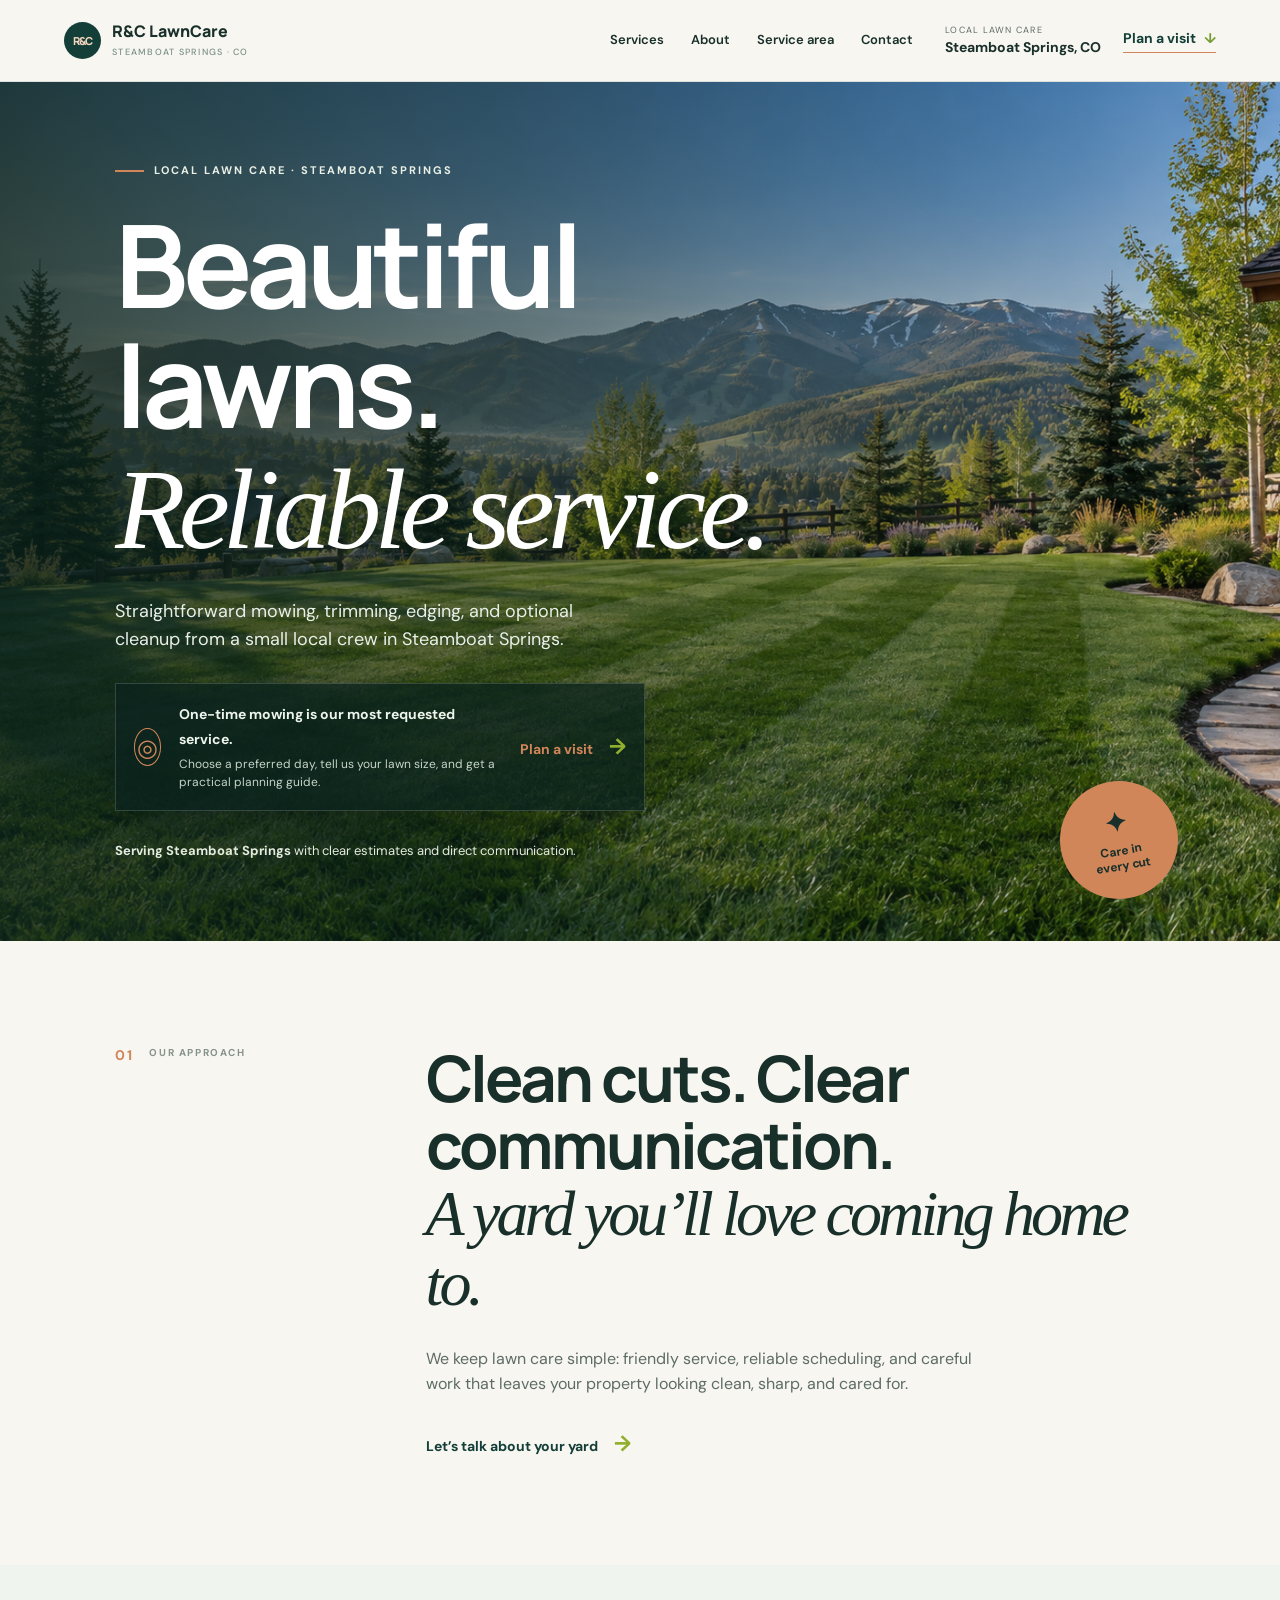
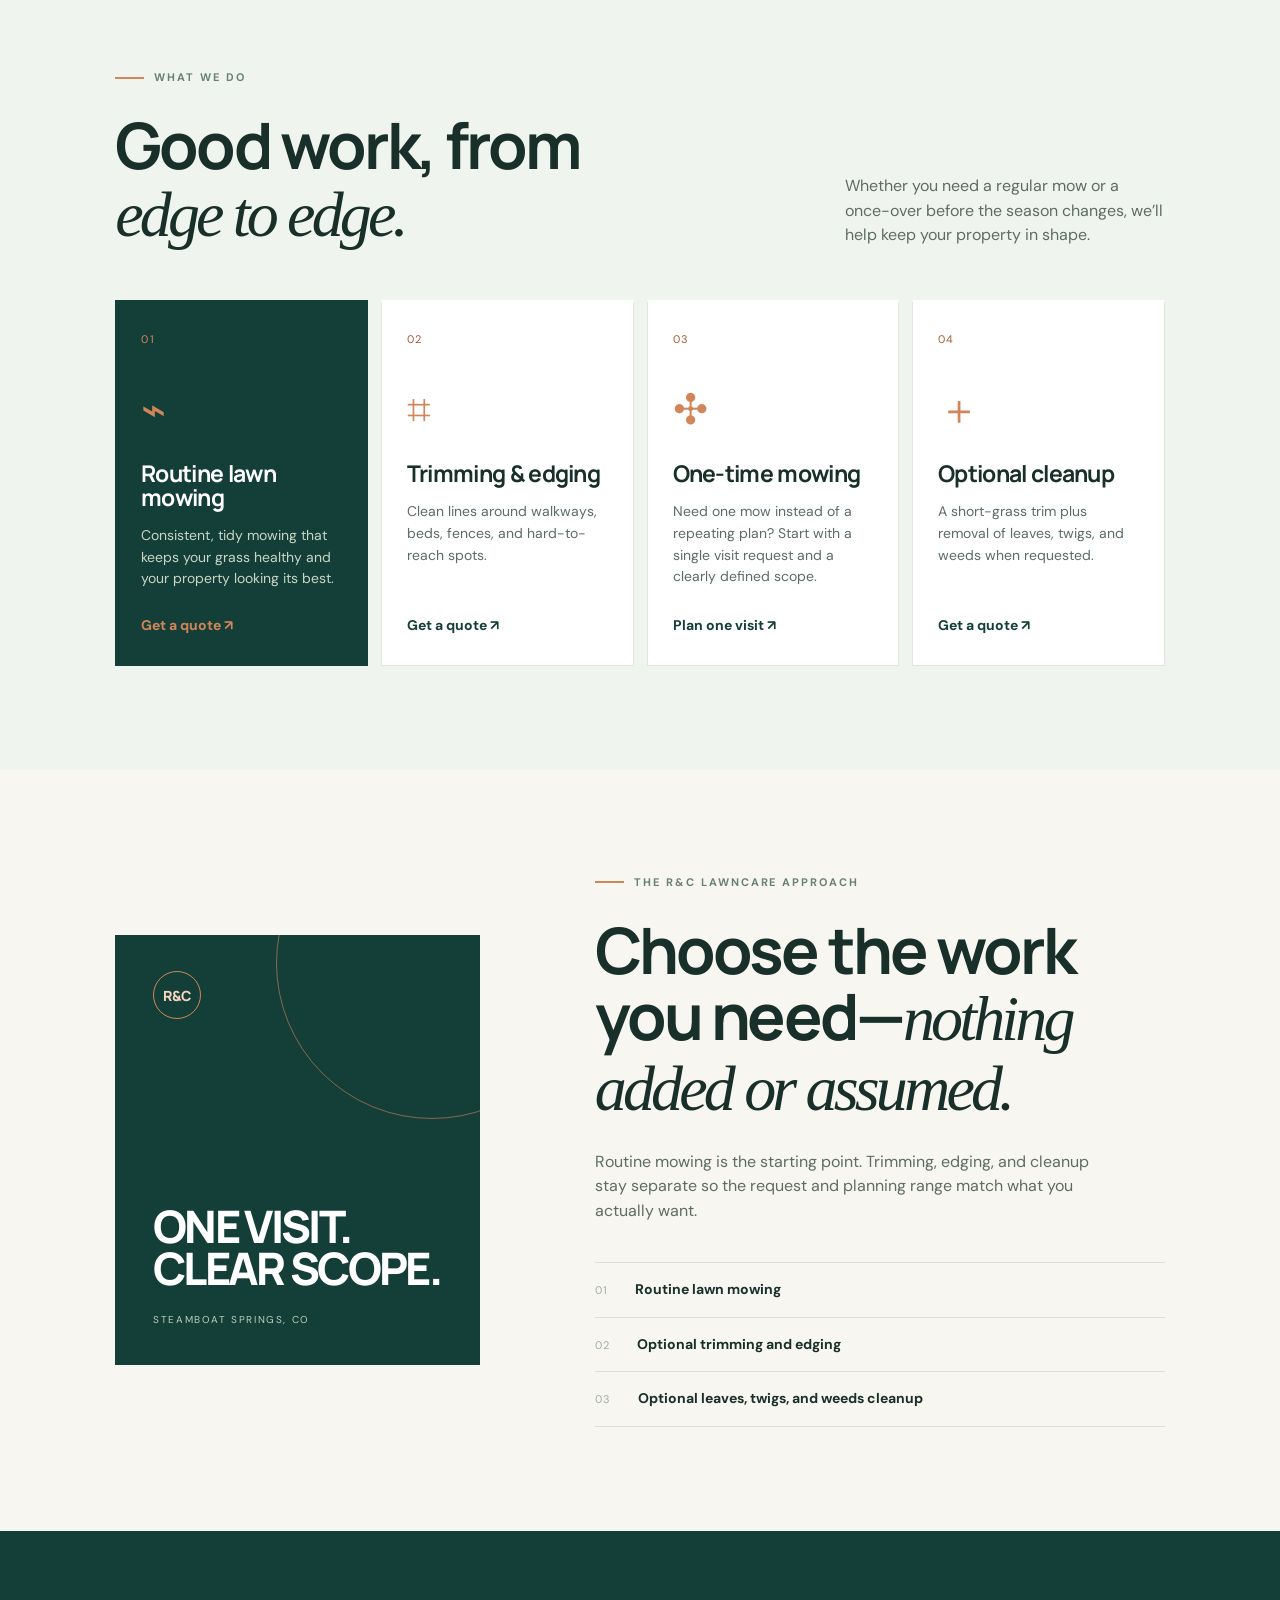
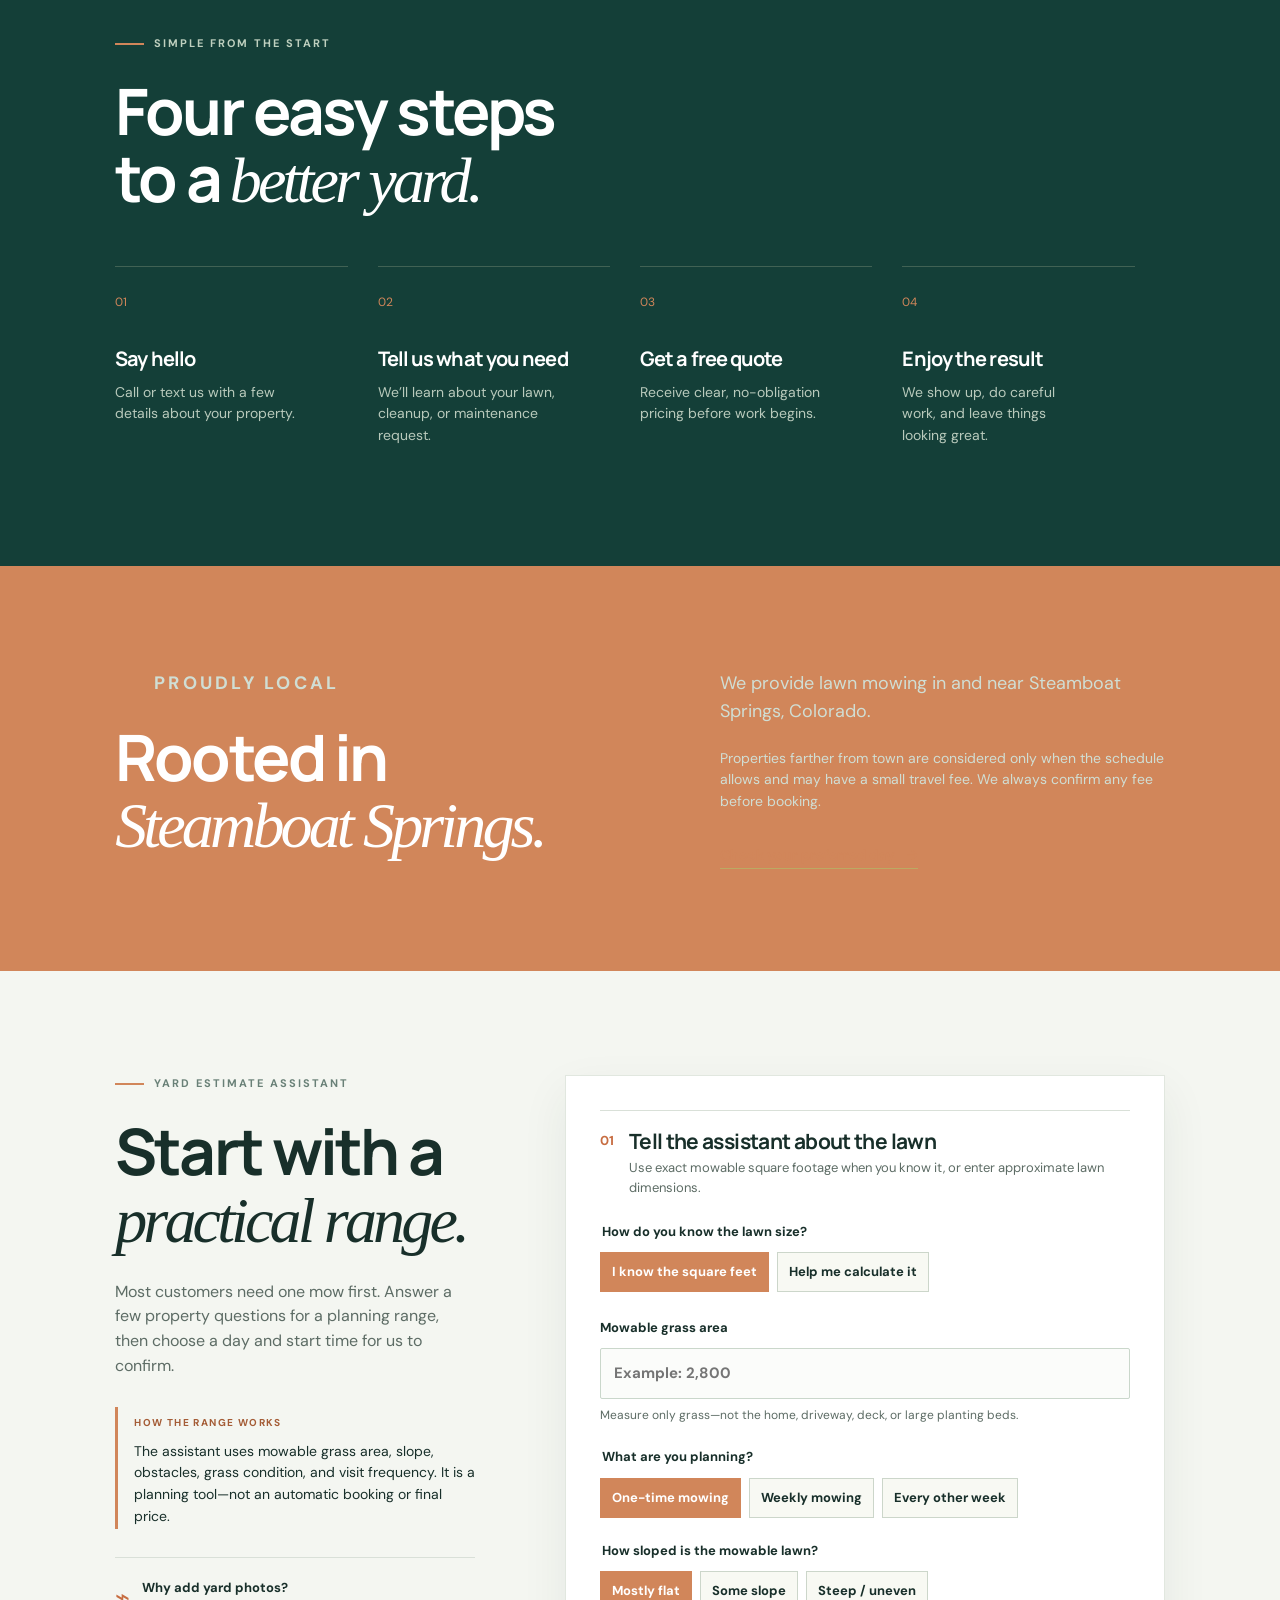
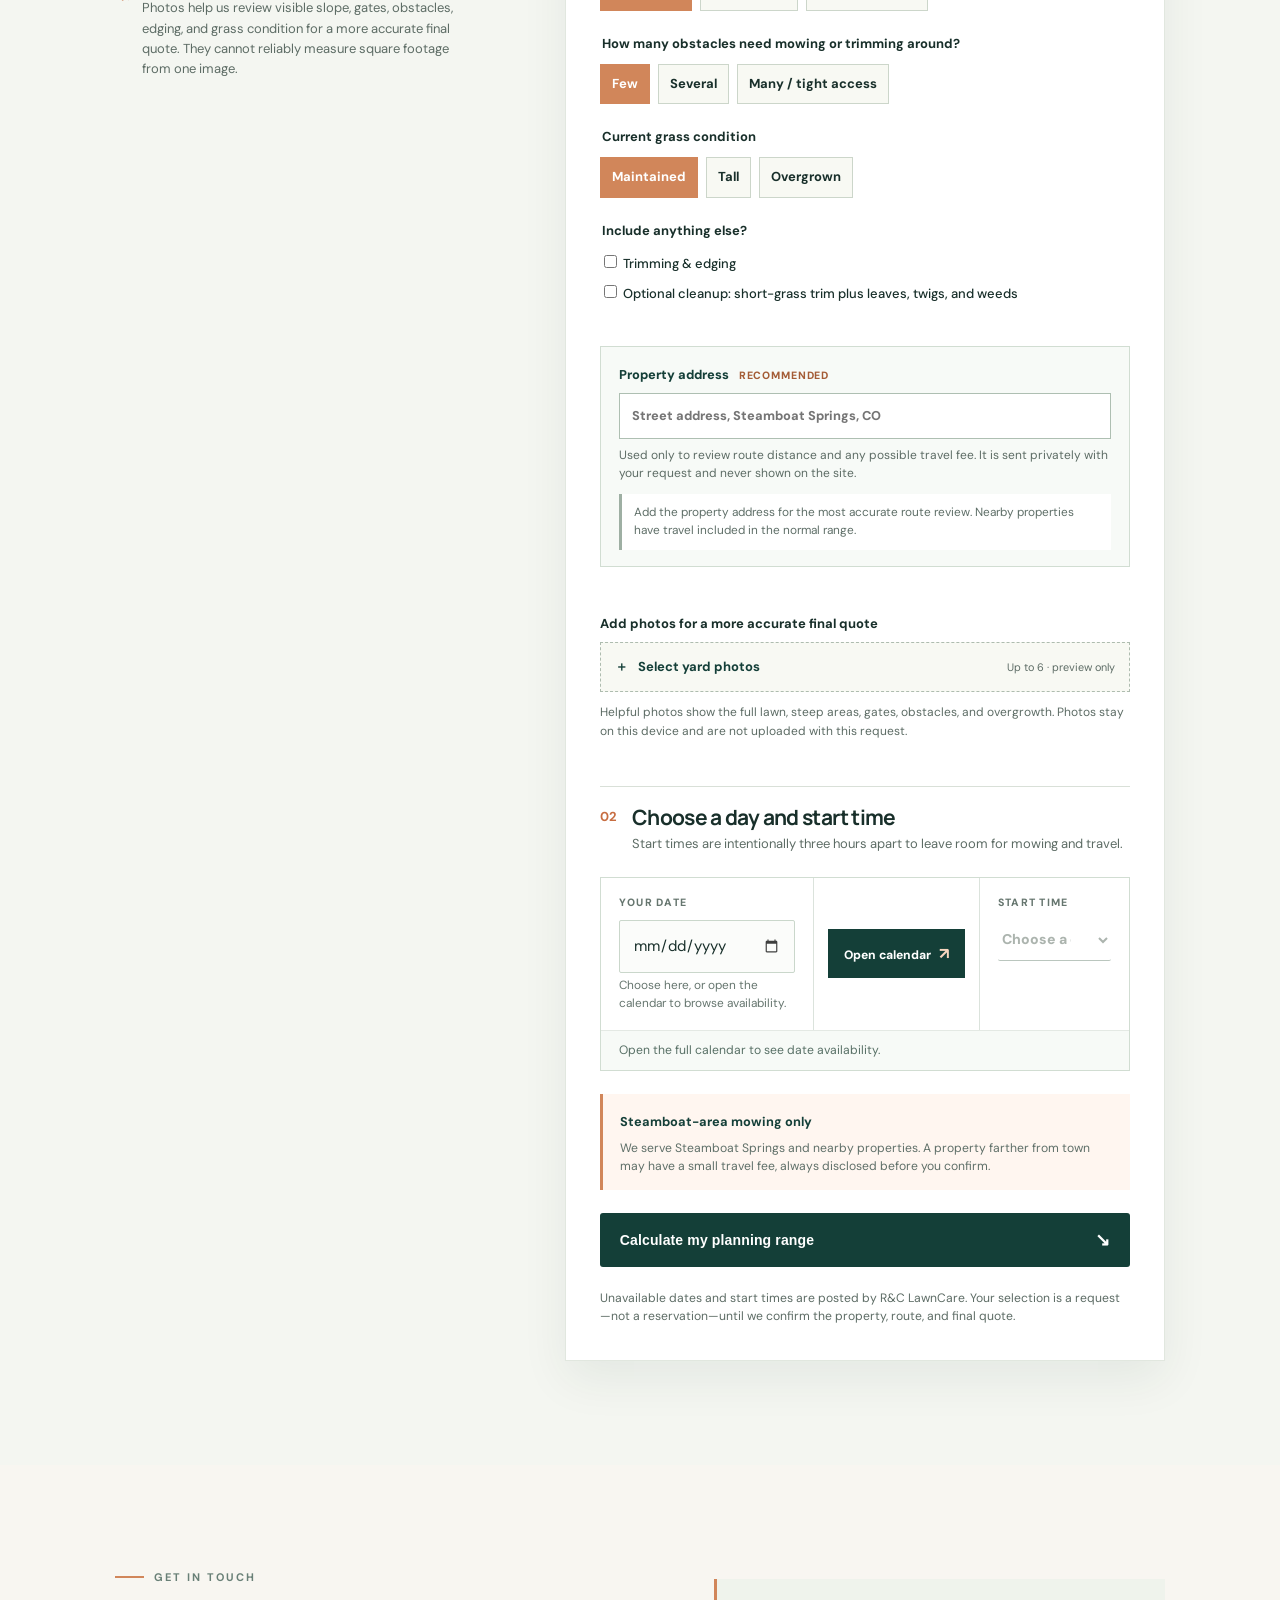
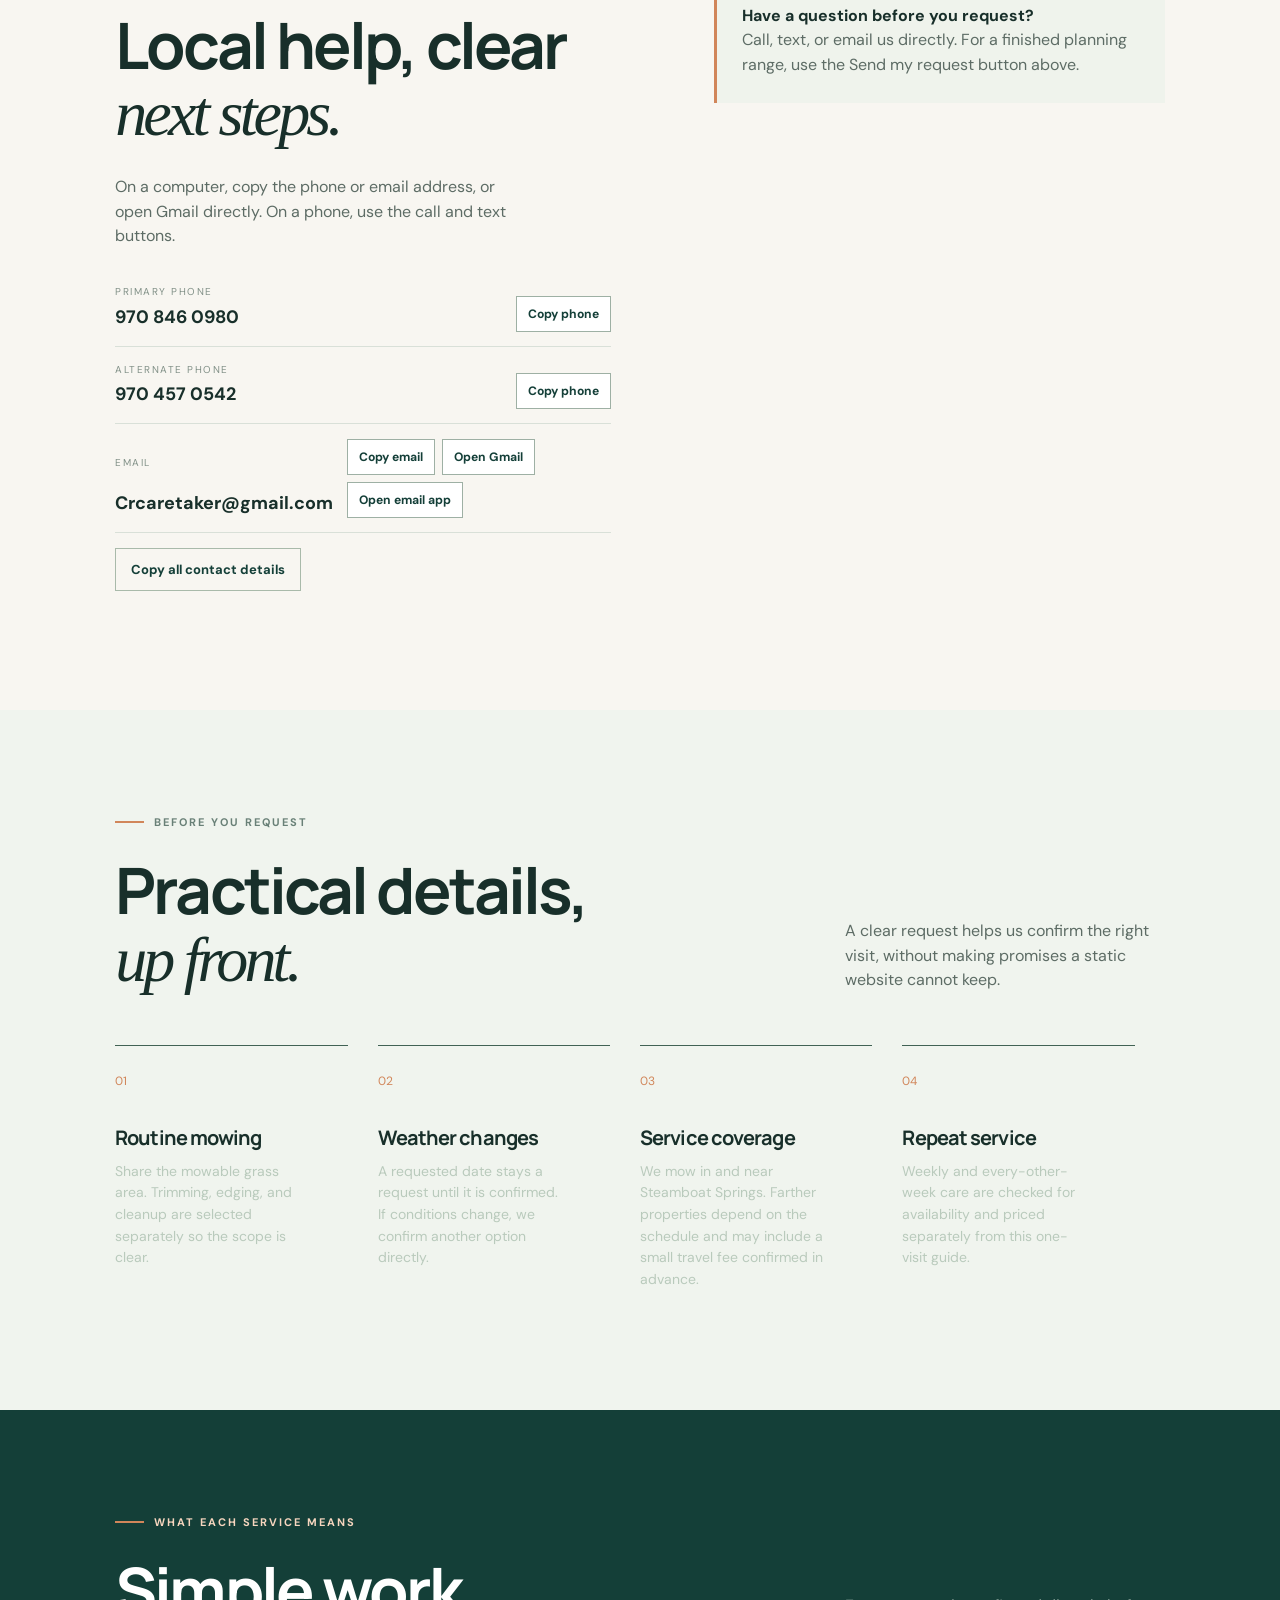
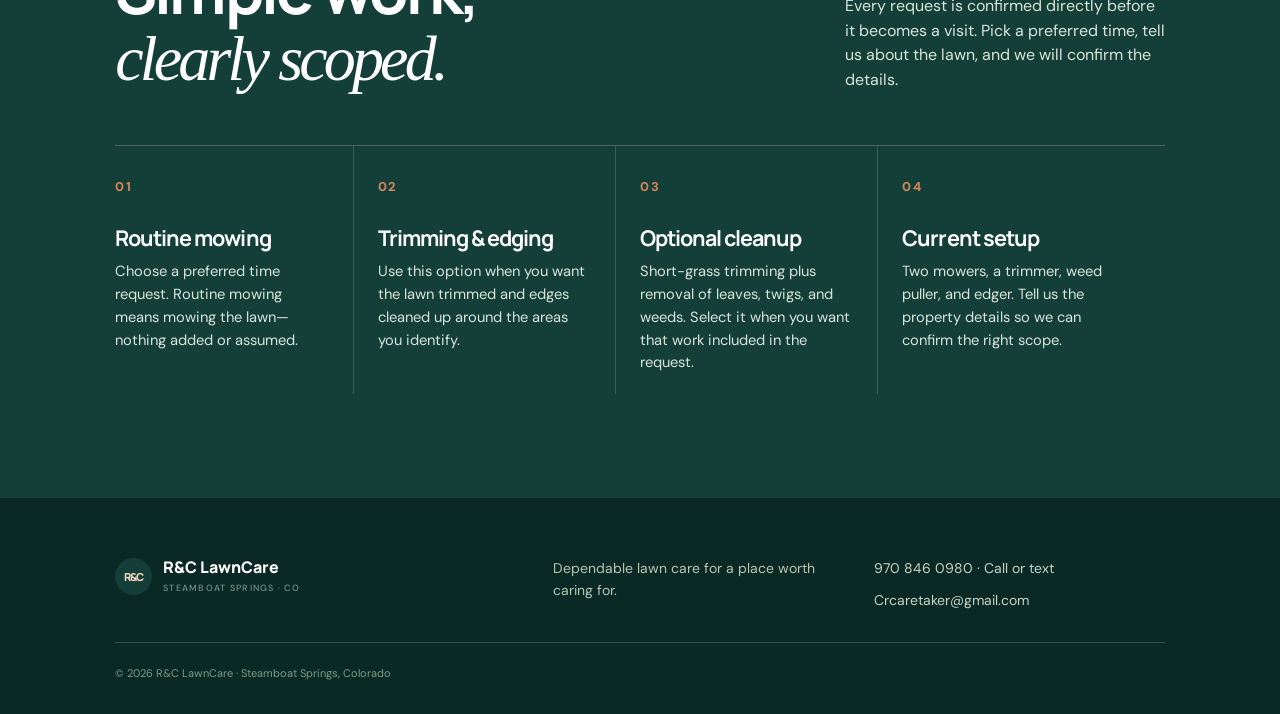
<file: index.html>
<!doctype html>
<html lang="en">
<head>
  <meta charset="UTF-8" />
  <meta name="viewport" content="width=device-width, initial-scale=1.0" />
  <meta name="description" content="R&amp;C LawnCare provides local lawn mowing with optional trimming, edging, and light yard cleanup in Steamboat Springs, Colorado." />
  <link rel="canonical" href="https://koderpro001.github.io/RC-LawnCare-website./" />
  <meta property="og:title" content="R&amp;C LawnCare | Lawn care in Steamboat Springs" />
  <meta property="og:description" content="R&amp;C LawnCare: one-time lawn mowing, trimming, edging, and cleanup requests in Steamboat Springs, Colorado." />
  <meta property="og:type" content="website" />
  <meta property="og:url" content="https://koderpro001.github.io/RC-LawnCare-website./" />
  <meta property="og:image" content="https://koderpro001.github.io/RC-LawnCare-website./hero-steamboat.png" />
  <meta name="twitter:card" content="summary_large_image" />
  <meta name="robots" content="index, follow" />
  <meta name="theme-color" content="#123c32" />
  <title>R&amp;C LawnCare | Lawn care in Steamboat Springs</title>
  <link rel="icon" href="favicon.svg" type="image/svg+xml" />
  <link rel="preconnect" href="https://fonts.googleapis.com">
  <link rel="preconnect" href="https://fonts.gstatic.com" crossorigin>
  <link href="https://fonts.googleapis.com/css2?family=DM+Sans:wght@400;500;600;700&family=Manrope:wght@700;800&display=swap" rel="stylesheet">
  <link rel="stylesheet" href="styles.css?v=20260911b" />
  <link rel="stylesheet" href="overrides.css?v=20260912a" />
  <link rel="stylesheet" href="refine.css?v=20260916j" />
  <script type="application/ld+json">
  {"@context":"https://schema.org","@type":"LocalBusiness","@id":"https://koderpro001.github.io/RC-LawnCare-website./#business","name":"R&C LawnCare","description":"Local lawn mowing with optional trimming, edging, and light cleanup of leaves, twigs, and weeds in Steamboat Springs, Colorado.","url":"https://koderpro001.github.io/RC-LawnCare-website./","telephone":["+1-970-846-0980","+1-970-457-0542"],"email":"Crcaretaker@gmail.com","areaServed":{"@type":"City","name":"Steamboat Springs","address":{"@type":"PostalAddress","addressLocality":"Steamboat Springs","addressRegion":"CO","addressCountry":"US"}},"serviceType":["Lawn mowing","Grass trimming and edging","Light yard cleanup"]}
  </script>
</head>
<body>
  <a class="skip-link" href="#main-content">Skip to main content</a>
  <header class="site-header">
    <a class="brand" href="#top" aria-label="R&amp;C LawnCare home"><span class="brand-mark">R&amp;C</span><span>R&amp;C LawnCare<small>STEAMBOAT SPRINGS · CO</small></span></a>
    <nav id="site-navigation" aria-label="Main navigation"><a href="#services">Services</a><a href="#about">About</a><a href="#area">Service area</a><a href="#contact">Contact</a></nav>
    <div class="header-actions desktop-contact-summary"><span><small>LOCAL LAWN CARE</small><strong>Steamboat Springs, CO</strong></span><a class="header-link" href="#booking">Plan a visit <span>↓</span></a></div>
    <button class="menu-toggle" aria-label="Open menu" aria-controls="site-navigation" aria-expanded="false">☰</button>
  </header>

  <main id="main-content" tabindex="-1">
    <section class="hero">
      <img class="hero-image" src="hero-steamboat.png" alt="Freshly mowed lawn with crisp stripes and Colorado mountains in Steamboat Springs" />
      <div class="hero-overlay"></div>
      <div class="hero-content">
        <p class="eyebrow light"><span></span> Local lawn care · Steamboat Springs</p>
        <h1>Beautiful lawns.<br><em>Reliable service.</em></h1>
        <p class="hero-copy">Straightforward mowing, trimming, edging, and optional cleanup from a small local crew in Steamboat Springs.</p>
        <div class="hero-actions mobile-actions"><a class="button" href="tel:+19708460980">Call for a free quote <span>↗</span></a><a class="button button-ghost" href="sms:+19708460980">Text for a free quote <span>↗</span></a></div>
        <div class="desktop-action-card"><span class="desktop-action-icon">◎</span><div><strong>One-time mowing is our most requested service.</strong><p>Choose a preferred day, tell us your lawn size, and get a practical planning guide.</p></div><a class="arrow-link" href="#booking">Plan a visit <span>→</span></a></div>
        <p class="trust-note"><strong>Serving Steamboat Springs</strong> with clear estimates and direct communication.</p>
      </div>
      <div class="hero-badge" aria-hidden="true"><span class="badge-icon">✦</span><span>Care in<br>every cut</span></div>
    </section>

    <section class="intro section" id="about"><div class="intro-label"><span>01</span><span>OUR APPROACH</span></div><div><h2>Clean cuts. Clear communication.<br><em>A yard you’ll love coming home to.</em></h2><p>We keep lawn care simple: friendly service, reliable scheduling, and careful work that leaves your property looking clean, sharp, and cared for.</p><a class="arrow-link" href="#contact">Let’s talk about your yard <span>→</span></a></div></section>

    <section class="services section" id="services"><div class="section-heading"><div><p class="eyebrow"><span></span> What we do</p><h2>Good work, from<br><em>edge to edge.</em></h2></div><p>Whether you need a regular mow or a once-over before the season changes, we’ll help keep your property in shape.</p></div><div class="service-grid">
      <article class="service-card featured"><div class="service-number">01</div><div class="service-icon">⌁</div><h3>Routine lawn mowing</h3><p>Consistent, tidy mowing that keeps your grass healthy and your property looking its best.</p><a href="#contact">Get a quote <span>↗</span></a></article>
      <article class="service-card"><div class="service-number">02</div><div class="service-icon">⌗</div><h3>Trimming & edging</h3><p>Clean lines around walkways, beds, fences, and hard-to-reach spots.</p><a href="#contact">Get a quote <span>↗</span></a></article>
      <article class="service-card"><div class="service-number">03</div><div class="service-icon">✣</div><h3>One-time mowing</h3><p>Need one mow instead of a repeating plan? Start with a single visit request and a clearly defined scope.</p><a href="#booking">Plan one visit <span>↗</span></a></article>
      <article class="service-card"><div class="service-number">04</div><div class="service-icon">＋</div><h3>Optional cleanup</h3><p>A short-grass trim plus removal of leaves, twigs, and weeds when requested.</p><a href="#contact">Get a quote <span>↗</span></a></article>
    </div></section>

    <section class="quality section"><div class="quality-mark"><span>R&amp;C</span><p>ONE VISIT.<br>CLEAR SCOPE.</p><small>STEAMBOAT SPRINGS, CO</small></div><div class="quality-copy"><p class="eyebrow"><span></span> The R&amp;C LawnCare approach</p><h2>Choose the work you need—<em>nothing added or assumed.</em></h2><p>Routine mowing is the starting point. Trimming, edging, and cleanup stay separate so the request and planning range match what you actually want.</p><div class="benefit-list"><span>01 <b>Routine lawn mowing</b></span><span>02 <b>Optional trimming and edging</b></span><span>03 <b>Optional leaves, twigs, and weeds cleanup</b></span></div></div></section>

    <section class="process section"><div class="section-heading"><div><p class="eyebrow"><span></span> Simple from the start</p><h2>Four easy steps<br>to a <em>better yard.</em></h2></div></div><div class="steps"><div><span>01</span><h3>Say hello</h3><p>Call or text us with a few details about your property.</p></div><div><span>02</span><h3>Tell us what you need</h3><p>We’ll learn about your lawn, cleanup, or maintenance request.</p></div><div><span>03</span><h3>Get a free quote</h3><p>Receive clear, no-obligation pricing before work begins.</p></div><div><span>04</span><h3>Enjoy the result</h3><p>We show up, do careful work, and leave things looking great.</p></div></div></section>

    <section class="area section" id="area"><div><p class="eyebrow light"><span></span> Proudly local</p><h2>Rooted in<br><em>Steamboat Springs.</em></h2></div><div><p>We provide lawn mowing in and near Steamboat Springs, Colorado.</p><p class="area-note">Properties farther from town are considered only when the schedule allows and may have a small travel fee. We always confirm any fee before booking.</p><a class="area-link" href="#booking">Check your preferred day <span>→</span></a></div></section>

    <section class="booking section" id="booking"><div class="booking-intro"><p class="eyebrow"><span></span> Yard estimate assistant</p><h2>Start with a<br><em>practical range.</em></h2><p>Most customers need one mow first. Answer a few property questions for a planning range, then choose a day and start time for us to confirm.</p><div class="market-guide"><span>HOW THE RANGE WORKS</span><p>The assistant uses mowable grass area, slope, obstacles, grass condition, and visit frequency. It is a planning tool—not an automatic booking or final price.</p></div><div class="photo-guidance"><span>⌁</span><p><strong>Why add yard photos?</strong><br>Photos help us review visible slope, gates, obstacles, edging, and grass condition for a more accurate final quote. They cannot reliably measure square footage from one image.</p></div></div><form class="booking-form" id="booking-form" novalidate><div class="booking-step"><span>01</span><div><h3>Tell the assistant about the lawn</h3><p>Use exact mowable square footage when you know it, or enter approximate lawn dimensions.</p></div></div><fieldset><legend>How do you know the lawn size?</legend><div class="choice-row"><label><input type="radio" name="size-method" value="sqft" checked><span>I know the square feet</span></label><label><input type="radio" name="size-method" value="dimensions"><span>Help me calculate it</span></label></div></fieldset><div id="sqft-fields"><label>Mowable grass area <input name="sqft" type="number" min="250" max="100000" inputmode="numeric" placeholder="Example: 2,800"><small>Measure only grass—not the home, driveway, deck, or large planting beds.</small></label></div><div id="dimension-fields" class="dimension-fields" hidden><label>Approximate length (feet)<input name="length" type="number" min="10" max="1000" inputmode="decimal" placeholder="Example: 70"></label><label>Approximate width (feet)<input name="width" type="number" min="10" max="1000" inputmode="decimal" placeholder="Example: 40"></label><small>The assistant multiplies length × width. For irregular lawns, split the yard into rectangles and use the combined area when possible.</small></div><fieldset><legend>What are you planning?</legend><div class="choice-row"><label><input type="radio" name="service" value="one-time" checked><span>One-time mowing</span></label><label><input type="radio" name="service" value="weekly"><span>Weekly mowing</span></label><label><input type="radio" name="service" value="biweekly"><span>Every other week</span></label></div></fieldset><fieldset><legend>How sloped is the mowable lawn?</legend><div class="choice-row"><label><input type="radio" name="terrain" value="flat" checked><span>Mostly flat</span></label><label><input type="radio" name="terrain" value="mixed"><span>Some slope</span></label><label><input type="radio" name="terrain" value="steep"><span>Steep / uneven</span></label></div></fieldset><fieldset><legend>How many obstacles need mowing or trimming around?</legend><div class="choice-row"><label><input type="radio" name="obstacles" value="few" checked><span>Few</span></label><label><input type="radio" name="obstacles" value="some"><span>Several</span></label><label><input type="radio" name="obstacles" value="many"><span>Many / tight access</span></label></div></fieldset><fieldset><legend>Current grass condition</legend><div class="choice-row"><label><input type="radio" name="condition" value="maintained" checked><span>Maintained</span></label><label><input type="radio" name="condition" value="tall"><span>Tall</span></label><label><input type="radio" name="condition" value="overgrown"><span>Overgrown</span></label></div></fieldset><fieldset><legend>Include anything else?</legend><div class="check-row"><label><input type="checkbox" name="trim"> Trimming & edging</label><label><input type="checkbox" name="cleanup"> Optional cleanup: short-grass trim plus leaves, twigs, and weeds</label></div></fieldset><label class="photo-upload">Add photos for a more accurate final quote <input id="yard-photos" type="file" accept="image/jpeg,image/png,image/webp,image/heic,image/heif" multiple><span class="upload-box">＋ <b>Select yard photos</b><small>Up to 6 · preview only</small></span></label><p class="photo-helper">Helpful photos show the full lawn, steep areas, gates, obstacles, and overgrowth. Photos remain on this device; after the request is prepared, attach them to your text or email for our review.</p><div id="photo-preview" class="photo-preview" aria-live="polite"></div><div class="booking-step"><span>02</span><div><h3>Choose a day and start time</h3><p>Start times are intentionally three hours apart to leave room for mowing and travel.</p></div></div><div class="schedule-picker"><div class="schedule-selection"><div class="selected-date"><small>YOUR DATE</small><strong id="selected-date-label">Choose a day</strong><span id="selected-date-subtitle">Select a specific date to see open times.</span></div><button type="button" id="open-calendar" class="open-calendar" aria-expanded="false" aria-controls="availability-calendar">Open calendar <span>↗</span></button><label class="time-select"><span>START TIME</span><select name="time" id="preferred-time" disabled><option value="">Choose a date first</option></select></label></div><p id="availability-message" class="availability-message" aria-live="polite">Open the full calendar to see date availability.</p><div class="availability-calendar" id="availability-calendar" aria-label="Preferred mowing date calendar" hidden><div class="calendar-toolbar"><button type="button" id="calendar-prev" aria-label="Show previous month">←</button><strong id="calendar-month"></strong><button type="button" id="calendar-next" aria-label="Show next month">→</button><button type="button" id="close-calendar" class="calendar-close" aria-label="Close calendar">×</button></div><div class="calendar-weekdays" aria-hidden="true"><span>Sun</span><span>Mon</span><span>Tue</span><span>Wed</span><span>Thu</span><span>Fri</span><span>Sat</span></div><div class="calendar-days" id="calendar-days"></div><div class="calendar-legend"><span><i class="legend-available"></i>Available</span><span><i class="legend-selected"></i>Selected</span><span><i class="legend-unavailable"></i>Unavailable</span></div><p id="calendar-status" class="calendar-status" aria-live="polite">Choose a specific available date.</p></div><input name="date" id="preferred-date" type="hidden"></div><div class="service-area-notice"><strong>Steamboat-area mowing only</strong><p>We serve Steamboat Springs and nearby properties. A property farther from town may have a small travel fee, always disclosed before you confirm.</p></div><button class="button" type="submit">Calculate my planning range <span>↘</span></button><p class="form-note">Unavailable dates and start times are posted by R&amp;C LawnCare. Your selection is a request—not a reservation—until we confirm the property, route, and final quote.</p></form><aside class="request-result" id="request-result" hidden><div class="result-top"><span class="eyebrow"><span></span> YOUR PLANNING RANGE</span><button type="button" class="result-close" aria-label="Close estimate">×</button></div><strong class="result-price">$—</strong><p class="result-copy" id="result-copy">Your planning guide will appear here.</p><div class="result-details" id="result-details"></div><div class="result-actions"><button class="copy-estimate" type="button">Copy request</button><a class="handoff-action mobile-handoff" id="text-request" href="sms:+19708460980">Text on a phone</a><a class="handoff-action handoff-email" id="email-request" href="mailto:Crcaretaker@gmail.com">Open email app</a><a class="handoff-action handoff-gmail" id="gmail-request" href="https://mail.google.com/mail/?view=cm&amp;fs=1&amp;to=Crcaretaker%40gmail.com" target="_blank" rel="noopener">Open Gmail</a></div><p class="copy-status" role="status"></p><div class="assistant-panel"><p class="assistant-kicker">ASK THE QUOTE ASSISTANT</p><div id="assistant-answer" class="assistant-answer" aria-live="polite">Ask why the range changed, what photos help, what mowing includes, or how slope affects the estimate.</div><div class="assistant-controls"><label for="assistant-question">Question about your estimate</label><input id="assistant-question" type="text" maxlength="180" placeholder="Example: Why does a steep yard cost more?"><button id="ask-assistant" type="button">Ask</button></div><p class="assistant-note">This on-device assistant explains the estimator. It does not analyze photos or replace the owner’s final review.</p></div></aside></section>

    <section class="contact section" id="contact"><div class="contact-copy"><p class="eyebrow"><span></span> Get in touch</p><h2>Local help, clear<br><em>next steps.</em></h2><p>On a computer, copy the phone or email address, or open Gmail directly. On a phone, use the call and text buttons.</p><div class="desktop-contact-values"><div class="contact-value"><small>PRIMARY PHONE</small><strong>970 846 0980</strong><button type="button" class="copy-value" data-copy="970 846 0980">Copy phone</button></div><div class="contact-value"><small>ALTERNATE PHONE</small><strong>970 457 0542</strong><button type="button" class="copy-value" data-copy="970 457 0542">Copy phone</button></div><div class="contact-value"><small>EMAIL</small><strong>Crcaretaker@gmail.com</strong><div class="contact-buttons"><button type="button" class="copy-value" data-copy="Crcaretaker@gmail.com">Copy email</button><a href="https://mail.google.com/mail/?view=cm&amp;fs=1&amp;to=Crcaretaker%40gmail.com" target="_blank" rel="noopener">Open Gmail</a><a href="mailto:Crcaretaker@gmail.com">Open email app</a></div></div><button class="copy-contact" type="button">Copy all contact details</button><p class="contact-copy-status" role="status"></p></div><div class="mobile-contact-links"><a href="tel:+19708460980"><small>CALL</small><strong>970 846 0980</strong></a><a href="sms:+19708460980"><small>TEXT</small><strong>970 846 0980</strong></a><a href="mailto:Crcaretaker@gmail.com"><small>EMAIL</small><strong>Crcaretaker@gmail.com</strong></a></div></div><div class="contact-panel"><p><strong>Already built your request?</strong><br>Copy the request, then text or email it so we can confirm the date, time, and final quote.</p><a class="mobile-only-link" href="sms:+19708460980">Text your request <span>↗</span></a></div></section>
    <section class="section services" id="service-notes"><div class="section-heading"><div><p class="eyebrow"><span></span> Before you request</p><h2>Practical details,<br><em>up front.</em></h2></div><p>A clear request helps us confirm the right visit, without making promises a static website cannot keep.</p></div><div class="steps"><div><span>01</span><h3>Routine mowing</h3><p>Share the mowable grass area. Trimming, edging, and cleanup are selected separately so the scope is clear.</p></div><div><span>02</span><h3>Weather changes</h3><p>A requested date stays a request until it is confirmed. If conditions change, we confirm another option directly.</p></div><div><span>03</span><h3>Service coverage</h3><p>We mow in and near Steamboat Springs. Farther properties depend on the schedule and may include a small travel fee confirmed in advance.</p></div><div><span>04</span><h3>Repeat service</h3><p>Weekly and every-other-week care are checked for availability and priced separately from this one-visit guide.</p></div></div></section>
    <section class="section service-facts" id="service-facts"><div class="section-heading"><div><p class="eyebrow"><span></span> What each service means</p><h2>Simple work,<br><em>clearly scoped.</em></h2></div><p>Every request is confirmed directly before it becomes a visit. Pick a preferred time, tell us about the lawn, and we will confirm the details.</p></div><div class="facts-grid"><article><span>01</span><h3>Routine mowing</h3><p>Choose a preferred time request. Routine mowing means mowing the lawn—nothing added or assumed.</p></article><article><span>02</span><h3>Trimming &amp; edging</h3><p>Use this option when you want the lawn trimmed and edges cleaned up around the areas you identify.</p></article><article><span>03</span><h3>Optional cleanup</h3><p>Short-grass trimming plus removal of leaves, twigs, and weeds. Select it when you want that work included in the request.</p></article><article><span>04</span><h3>Current setup</h3><p>Two mowers, a trimmer, weed puller, and edger. Tell us the property details so we can confirm the right scope.</p></article></div></section>
  </main>
  <footer class="site-footer"><a class="brand" href="#top"><span class="brand-mark">R&amp;C</span><span>R&amp;C LawnCare<small>STEAMBOAT SPRINGS · CO</small></span></a><p>Dependable lawn care for a place worth caring for.</p><div class="footer-contact-info"><span>970 846 0980 · Call or text</span><span>Crcaretaker@gmail.com</span></div><small>© 2026 R&amp;C LawnCare · Steamboat Springs, Colorado</small></footer>
  <div class="mobile-bar"><a href="tel:+19708460980">☎ Call</a><a href="sms:+19708460980">▱ Text for a quote</a></div>
  <script src="script.js?v=20260916-brand"></script>
</body>
</html>
</file>
<file: styles.css>
:root{--forest:#123c32;--forest-2:#0b2b24;--green:#b6d454;--cream:#f5f4ee;--ink:#18332d;--muted:#6d7c73;--line:#d9ded5}*{box-sizing:border-box}html{scroll-behavior:smooth}body{margin:0;font-family:'DM Sans',sans-serif;color:var(--ink);background:var(--cream);font-size:16px;line-height:1.55}h1,h2,h3,p{margin:0}h1,h2,h3{font-family:Manrope,sans-serif;line-height:1.04;letter-spacing:-.045em}h1{font-size:clamp(3.5rem,9vw,7.8rem);color:white}h2{font-size:clamp(2.6rem,5vw,5rem)}h2 em,h1 em{font-family:Georgia,serif;font-weight:400;letter-spacing:-.06em}.site-header{height:82px;display:flex;align-items:center;gap:32px;padding:0 5vw;background:var(--cream);position:relative;z-index:3}.brand{display:flex;align-items:center;gap:11px;text-decoration:none;color:var(--ink);font-weight:800;line-height:1;font-family:Manrope}.brand small{display:block;font:500 9px 'DM Sans';letter-spacing:.14em;margin-top:7px;color:#799085}.brand-mark{background:var(--forest);color:var(--green);border-radius:50%;width:37px;height:37px;display:grid;place-items:center;font-size:11px;letter-spacing:-.1em}.site-header nav{display:flex;gap:27px;margin-left:auto}.site-header nav a,.text-link{color:var(--ink);text-decoration:none;font-size:13px;font-weight:600}.header-actions{display:flex;align-items:center;gap:17px}.button{background:var(--green);border:1px solid var(--green);color:var(--forest-2);padding:16px 20px;border-radius:3px;display:inline-flex;gap:16px;align-items:center;text-decoration:none;font-weight:700;font-size:14px;letter-spacing:.01em}.button span{font-size:18px}.button-small{padding:12px 15px}.button-ghost{background:transparent;border-color:rgba(255,255,255,.5);color:white}.menu-toggle{display:none;border:0;background:none;font-size:23px}.hero{min-height:680px;position:relative;overflow:hidden;display:flex;align-items:center}.hero-image,.hero-overlay{position:absolute;inset:0;width:100%;height:100%;object-fit:cover}.hero-image{object-position:center}.hero-overlay{background:linear-gradient(90deg,rgba(7,32,26,.82) 0%,rgba(7,32,26,.38) 56%,rgba(7,32,26,.08) 100%)}.hero-content{position:relative;padding:80px 9vw 80px;max-width:920px}.eyebrow{font-size:11px;text-transform:uppercase;letter-spacing:.18em;font-weight:700;color:#698077;margin-bottom:26px;display:flex;align-items:center;gap:10px}.eyebrow span{width:29px;height:2px;background:var(--green);display:inline-block}.eyebrow.light{color:#eaf0e6}.hero-copy{color:#e8efe9;max-width:520px;font-size:18px;margin:29px 0}.hero-actions{display:flex;gap:12px;flex-wrap:wrap}.trust-note{font-size:13px;color:#e4ebdf;margin-top:30px}.hero-badge{position:absolute;bottom:42px;right:8vw;background:var(--green);width:118px;height:118px;border-radius:50%;display:flex;flex-direction:column;align-items:center;justify-content:center;text-align:center;font-size:12px;font-weight:700;line-height:1.2;transform:rotate(-10deg)}.badge-icon{font-size:27px;margin-bottom:5px}.section{padding:120px 9vw}.intro{display:grid;grid-template-columns:1fr 3fr;gap:5vw}.intro h2{max-width:850px}.intro p{max-width:560px;color:var(--muted);margin:30px 0}.intro-label{font-size:10px;letter-spacing:.16em;font-weight:700;color:#86938a;display:flex;gap:16px}.intro-label span:first-child{color:var(--green);font-size:14px}.arrow-link,.service-card a{color:var(--forest);font-weight:700;text-decoration:none;font-size:14px}.arrow-link span{color:#91af2e;font-size:22px;margin-left:13px}.services{background:#e8ebe2}.section-heading{display:flex;justify-content:space-between;gap:40px;margin-bottom:52px}.section-heading>p{max-width:320px;color:var(--muted);align-self:end}.service-grid{display:grid;grid-template-columns:repeat(4,1fr);gap:13px}.service-card{background:#f6f6f1;min-height:320px;padding:28px 25px;display:flex;flex-direction:column;border:1px solid #dfe5da;transition:transform .2s}.service-card:hover{transform:translateY(-5px)}.service-card.featured{background:var(--forest);color:white;border-color:var(--forest)}.service-number{font-size:11px;letter-spacing:.12em;color:#8d9b91}.featured .service-number{color:var(--green)}.service-icon{font-size:42px;color:var(--green);margin:29px 0 20px}.service-card h3{font-size:23px;letter-spacing:-.03em}.service-card p{font-size:14px;color:var(--muted);margin:15px 0 25px}.featured p{color:#c8d6c5}.service-card a{margin-top:auto}.featured a{color:var(--green)}.quality{display:grid;grid-template-columns:1.05fr 1fr;gap:8vw;align-items:center}.quality-image{height:550px;position:relative;overflow:hidden}.quality-image img{width:100%;height:100%;object-fit:cover;object-position:bottom}.image-caption{position:absolute;bottom:0;left:0;background:var(--green);padding:23px 28px;font-family:Georgia,serif;font-size:24px;line-height:1.05}.quality-copy p:not(.eyebrow){color:var(--muted);max-width:510px;margin:27px 0}.benefit-list{border-top:1px solid var(--line);margin-top:38px;display:grid}.benefit-list span{padding:16px 0;border-bottom:1px solid var(--line);font-size:11px;color:#a1ad9f;letter-spacing:.12em}.benefit-list b{color:var(--ink);font-size:14px;letter-spacing:0;margin-left:22px}.process{background:var(--forest);color:white}.process .eyebrow{color:#bfd0bf}.steps{display:grid;grid-template-columns:repeat(4,1fr);gap:0}.steps>div{padding:22px 29px 15px 0;border-top:1px solid #416254;margin-right:30px}.steps span{color:var(--green);font-size:12px}.steps h3{font-size:20px;margin:35px 0 12px}.steps p{font-size:14px;color:#b9cabc;max-width:190px}.area{background:var(--green);display:grid;grid-template-columns:1.1fr 1fr;gap:9vw}.area .eyebrow{color:var(--forest)}.area .eyebrow span{background:var(--forest)}.area p{font-size:18px;max-width:470px;color:#31553e}.area-note{font-size:14px!important;margin:22px 0 30px;color:#50704f!important}.area .button{background:var(--forest);color:white;border-color:var(--forest)}.contact{display:grid;grid-template-columns:1.1fr 1fr;gap:8vw}.contact-copy>p:not(.eyebrow){color:var(--muted);margin:27px 0;max-width:420px}.contact-details{display:grid;gap:18px;margin-top:37px}.contact-details a{text-decoration:none;color:var(--ink);display:flex;flex-direction:column}.contact-details small{font-size:10px;letter-spacing:.15em;color:#829086}.contact-details strong{font-size:18px}.quote-form{background:#e8ebe2;padding:34px;display:grid;gap:19px;align-content:start}.quote-form label{font-size:12px;font-weight:700}.quote-form input,.quote-form textarea{display:block;width:100%;border:1px solid #ccd6ca;background:#f8f9f3;margin-top:8px;padding:13px;font:inherit;font-size:14px;color:var(--ink);border-radius:2px}.quote-form textarea{resize:vertical}.quote-form button{border:0;justify-content:space-between;cursor:pointer}.form-note{font-size:11px;color:var(--muted)}.site-footer{background:var(--forest-2);color:white;display:grid;grid-template-columns:1.4fr 1fr 1fr;gap:30px;padding:60px 9vw 32px;align-items:start}.site-footer .brand{color:white}.site-footer p{color:#b5c8b6;font-size:14px}.site-footer>div{display:flex;flex-direction:column;gap:10px}.site-footer a:not(.brand){color:var(--green);text-decoration:none;font-weight:600;font-size:14px}.site-footer>small{grid-column:1/-1;border-top:1px solid #315144;padding-top:22px;color:#7e9a86;font-size:11px}.mobile-bar{display:none}
@media(max-width:850px){.site-header{height:70px;padding:0 20px}.site-header nav,.header-actions{display:none}.menu-toggle{display:block;margin-left:auto;color:var(--forest)}.hero{min-height:650px}.hero-content{padding:80px 24px}.hero-overlay{background:linear-gradient(90deg,rgba(7,32,26,.8),rgba(7,32,26,.22))}.hero-badge{width:90px;height:90px;right:20px;bottom:25px;font-size:10px}.badge-icon{font-size:20px}.section{padding:78px 24px}.intro,.quality,.area,.contact{grid-template-columns:1fr;gap:45px}.intro h2{font-size:2.7rem}.section-heading{display:block}.section-heading>p{margin-top:25px}.service-grid{grid-template-columns:1fr 1fr}.service-card{min-height:280px}.quality-image{height:350px}.quality h2{font-size:2.7rem}.steps{grid-template-columns:1fr 1fr;gap:15px}.steps>div{margin:0}.area h2{font-size:3.4rem}.contact h2{font-size:2.8rem}.site-footer{grid-template-columns:1fr;padding:50px 24px 90px}.site-footer>small{grid-column:auto}.mobile-bar{display:flex;position:fixed;bottom:0;left:0;right:0;background:var(--forest-2);z-index:5}.mobile-bar a{flex:1;text-align:center;padding:14px;color:white;text-decoration:none;font-weight:700;font-size:13px;border-right:1px solid #345347}.mobile-bar a:last-child{background:var(--green);color:var(--forest-2);border:0}}
@media(max-width:480px){h1{font-size:3.45rem}.hero-copy{font-size:16px}.hero-actions{display:grid}.hero-actions .button{justify-content:space-between}.service-grid{grid-template-columns:1fr}.service-card{min-height:260px}.steps{grid-template-columns:1fr}.quote-form{padding:23px}.intro-label{margin-bottom:20px}}
@media(max-width:850px){.site-header nav.mobile-open{display:flex;position:absolute;top:70px;left:0;right:0;background:var(--cream);padding:20px 24px;flex-direction:column;gap:16px;border-top:1px solid var(--line);box-shadow:0 14px 24px rgba(12,45,35,.12)}.site-header nav.mobile-open a{font-size:15px}}.form-status{font-size:12px;color:var(--forest);font-weight:700}
/* Two intentional modes: desktop explains and estimates; mobile keeps the fast tap actions. */
.mobile-actions{display:none}
.desktop-contact-summary{display:flex;align-items:center;gap:22px}.desktop-contact-summary>span{display:flex;flex-direction:column;line-height:1.1}.desktop-contact-summary small{font-size:9px;letter-spacing:.14em;color:var(--muted);margin-bottom:4px}.desktop-contact-summary strong{font-size:14px}.desktop-action-card{display:flex;align-items:center;gap:18px;max-width:530px;background:rgba(11,43,36,.64);border:1px solid rgba(255,255,255,.22);padding:18px;margin-top:25px;color:#eef5ec}.desktop-action-icon{display:grid;place-items:center;border:1px solid var(--green);border-radius:50%;width:38px;height:38px;color:var(--green);font-size:24px}.desktop-action-card strong{font-size:14px}.desktop-action-card p{color:#c6d5c7;font-size:12px;margin-top:3px}.desktop-action-card .arrow-link{color:var(--green);margin-left:auto;white-space:nowrap}.estimate{background:#eff1e9;display:grid;grid-template-columns:.8fr 1.2fr;gap:7vw;position:relative}.estimate-intro>p:not(.eyebrow){max-width:390px;color:var(--muted);margin:25px 0}.estimate-note{display:flex;gap:12px;border-top:1px solid var(--line);padding-top:20px;max-width:390px;color:var(--muted);font-size:13px}.estimate-note span{color:#91af2e;font-size:22px}.estimate-note strong{color:var(--ink)}.estimate-form{background:#fffef9;padding:32px;display:grid;gap:20px;box-shadow:0 14px 50px rgba(20,50,40,.08);border:1px solid #e0e5dc}.form-kicker{font-size:10px;color:var(--green);letter-spacing:.15em;font-weight:700}.form-kicker span{color:var(--muted);margin-left:14px}.estimate-form label,.estimate-form legend{font-size:12px;font-weight:700;color:var(--ink)}.estimate-form input[type=number],.estimate-form select{display:block;width:100%;margin-top:8px;border:1px solid #ccd6ca;background:#f8f9f3;color:var(--ink);font:inherit;font-size:14px;padding:12px;border-radius:2px}.estimate-form fieldset{border:0;padding:0;margin:0}.choice-row,.check-row{display:flex;gap:8px;flex-wrap:wrap;margin-top:10px}.choice-row label{font-size:13px;font-weight:500;cursor:pointer}.choice-row span{display:inline-block;border:1px solid #ccd6ca;padding:9px 11px;background:#f8f9f3}.choice-row input{position:absolute;opacity:0}.choice-row input:checked+span{background:var(--forest);color:white;border-color:var(--forest)}.check-row label{font-size:13px;font-weight:500;width:calc(50% - 5px)}.check-row input{accent-color:var(--forest)}.photo-upload>input{display:none}.upload-box{display:flex;align-items:center;gap:10px;border:1px dashed #aebcaf;background:#f8f9f3;padding:14px;margin-top:8px;color:var(--forest);cursor:pointer}.upload-box:first-letter{font-size:20px}.upload-box small{font-weight:400;color:var(--muted);margin-left:auto}.photo-preview{display:flex;gap:8px;flex-wrap:wrap}.photo-preview img{width:58px;height:58px;object-fit:cover;border-radius:2px}.photo-preview small{color:var(--muted);align-self:center}.estimate-result{grid-column:2;background:var(--forest);color:white;padding:30px;position:relative;margin-top:-30px}.estimate-result[hidden]{display:none}.result-top{display:flex;justify-content:space-between}.result-top .eyebrow{color:#c5d7c6;margin:0}.result-close{background:none;border:0;color:white;font-size:24px;cursor:pointer}.result-price{font:800 48px Manrope;letter-spacing:-.05em;color:var(--green);display:block;margin:15px 0 5px}.result-copy{font-size:13px;color:#c3d4c5}.result-details{display:flex;gap:16px;flex-wrap:wrap;margin:20px 0;border-top:1px solid #456657;border-bottom:1px solid #456657;padding:14px 0;font-size:12px;color:#dce9dc}.result-actions{display:flex;gap:12px;align-items:center;flex-wrap:wrap}.copy-estimate{background:transparent;border:1px solid #789281;padding:14px 16px;color:white;font:600 13px 'DM Sans';cursor:pointer}.copy-status{font-size:12px;color:var(--green);margin-top:14px}
@media(max-width:850px){.desktop-contact-summary,.desktop-action-card{display:none}.mobile-actions{display:flex}.estimate{display:block}.estimate-intro{margin-bottom:38px}.estimate-form{padding:23px}.estimate-result{margin-top:25px}.check-row label{width:100%}.photo-preview{margin-top:-5px}}
/* Refined service-booking presentation: restrained Colorado palette, clear hierarchy. */
:root{--forest:#163f35;--forest-2:#102e27;--green:#a9c96c;--cream:#fbfbf7;--ink:#18312b;--muted:#66766f;--line:#dce4db}.header-link{color:var(--forest);font-size:14px;font-weight:700;text-decoration:none;border-bottom:1px solid var(--green);padding-bottom:3px}.header-link span{color:#769c35;margin-left:5px}.services{background:#f0f4ee}.service-card{background:#fff;border-color:#e1e7df}.service-card.featured,.process,.area,.request-result{background:var(--forest)}.area{color:#fff}.area .eyebrow{color:#d7e5d5}.area .eyebrow span{background:var(--green)}.area p,.area-note{color:#d0ded4!important}.area-link{color:var(--green);font-size:14px;font-weight:700;text-decoration:none;border-bottom:1px solid rgba(169,201,108,.55);padding-bottom:4px}.area-link span{margin-left:10px}.desktop-action-card{background:rgba(10,35,29,.74);border-color:rgba(255,255,255,.16);box-shadow:0 15px 30px rgba(0,0,0,.13)}.booking{background:#f4f6f1;display:grid;grid-template-columns:.75fr 1.25fr;gap:7vw;align-items:start}.booking-intro>p:not(.eyebrow){color:var(--muted);max-width:390px;margin:25px 0}.market-guide{border-left:3px solid var(--green);padding:2px 0 2px 16px;margin:28px 0;max-width:420px}.market-guide span{font-size:10px;letter-spacing:.14em;color:#78914d;font-weight:700}.market-guide p{font-size:14px;margin-top:7px;color:var(--ink)}.photo-guidance{display:flex;gap:12px;border-top:1px solid var(--line);padding-top:20px;max-width:420px;color:var(--muted);font-size:13px}.photo-guidance>span{color:#88a64f;font-size:25px}.photo-guidance strong{color:var(--ink)}.booking-form{display:grid;gap:23px;background:#fff;border:1px solid #e1e7df;padding:34px;box-shadow:0 18px 45px rgba(21,54,43,.07)}.booking-step{display:flex;gap:15px;border-top:1px solid var(--line);padding-top:20px}.booking-step>span{color:#88a64f;font-size:13px;font-weight:700}.booking-step h3{font-size:21px;letter-spacing:-.03em}.booking-step p{font-size:13px;color:var(--muted);margin-top:5px}.booking-form label,.booking-form legend{font-size:13px;color:var(--ink);font-weight:700}.booking-form input[type=number],.booking-form input[type=date],.booking-form select{display:block;width:100%;border:1px solid #cad7cb;background:#fbfcfa;color:var(--ink);font:inherit;font-size:15px;padding:13px;margin-top:8px;border-radius:2px}.booking-form label>small{font-weight:400;font-size:12px;display:block;color:var(--muted);margin-top:7px}.booking-form fieldset{border:0;padding:0;margin:0}.booking-form .choice-row{margin-top:10px}.booking-form .check-row{margin-top:11px}.booking-form .check-row label{width:auto;margin-right:18px;font-weight:500}.booking-form .button{justify-content:space-between;border:0;cursor:pointer}.photo-helper{font-size:12px;color:var(--muted);margin-top:-13px}.schedule-grid{display:grid;grid-template-columns:1fr 1fr;gap:14px}.request-result{grid-column:2;padding:34px;color:#fff;margin-top:-5px}.request-result[hidden]{display:none}.request-result .result-price{color:var(--green)}.request-result .result-actions .button{background:var(--green);color:var(--forest-2)}.desktop-contact-values{display:grid;gap:15px;margin-top:35px}.desktop-contact-values>span{display:flex;flex-direction:column}.desktop-contact-values small{font-size:10px;letter-spacing:.15em;color:#819087}.desktop-contact-values strong{font-size:18px}.copy-contact{justify-self:start;border:1px solid #a9baaa;background:transparent;color:var(--forest);font:700 13px 'DM Sans';padding:12px 15px;cursor:pointer}.contact-copy-status{font-size:12px;color:#54765b;margin-top:-8px}.mobile-contact-links{display:none}.contact-panel{background:#eff3ec;border-left:3px solid var(--green);padding:25px;align-self:start;margin-top:10px;color:var(--muted)}.contact-panel strong{color:var(--ink)}.mobile-only-link{display:none}.footer-contact-info{color:#c4d5c7;font-size:14px}.footer-contact-info span{display:block}.site-footer a:not(.brand){pointer-events:none;color:#c4d5c7}
@media(max-width:850px){.booking{display:block}.booking-intro{margin-bottom:38px}.booking-form{padding:24px}.request-result{margin-top:22px}.schedule-grid{grid-template-columns:1fr}.desktop-contact-values{display:none}.mobile-contact-links{display:grid;gap:18px;margin-top:35px}.mobile-contact-links a{text-decoration:none;color:var(--ink);display:flex;flex-direction:column}.mobile-contact-links small{font-size:10px;letter-spacing:.15em;color:#819087}.mobile-contact-links strong{font-size:18px}.contact-panel{margin-top:0}.mobile-only-link{display:inline-flex;margin-top:15px;color:var(--forest);font-weight:700;text-decoration:none}.mobile-only-link span{margin-left:9px}.site-footer{padding-bottom:90px}.photo-helper{line-height:1.45}}
@media(max-width:480px){.booking-form{padding:20px}.choice-row label{width:100%}.choice-row span{width:100%}.schedule-grid{gap:18px}.market-guide{margin:23px 0}.booking-step h3{font-size:19px}}
.quality{grid-template-columns:.78fr 1.22fr;gap:9vw}.quality-mark{min-height:430px;background:var(--forest);color:#fff;padding:38px;display:flex;flex-direction:column;justify-content:flex-end;position:relative;overflow:hidden}.quality-mark:before{content:'';position:absolute;width:310px;height:310px;border:1px solid rgba(169,201,108,.42);border-radius:50%;top:-128px;right:-108px}.quality-mark>span{position:absolute;top:36px;left:38px;border:1px solid var(--green);border-radius:50%;width:48px;height:48px;display:grid;place-items:center;color:var(--green);font:800 14px Manrope}.quality-mark p{font:800 clamp(2rem,3.5vw,3.8rem)/.95 Manrope;letter-spacing:-.06em;position:relative}.quality-mark small{font-size:10px;letter-spacing:.16em;color:#bfceb9;margin-top:22px;position:relative}@media(max-width:850px){.quality{grid-template-columns:1fr}.quality-mark{min-height:255px}.quality-mark p{font-size:2.5rem}}
</file>
<file: overrides.css>
/* Final interaction and accessibility layer. Kept separate while legacy styles are retired. */
.skip-link{position:fixed;left:1rem;top:-4rem;z-index:30;background:#102e27;color:#fff;padding:.75rem 1rem;font-weight:700}.skip-link:focus{top:1rem}
:focus-visible{outline:3px solid #a9c96c;outline-offset:3px}.choice-row input:focus-visible+span{outline:3px solid #163f35;outline-offset:3px}.field-note{font-size:.8rem;color:var(--muted);margin:.65rem 0 0}.request-result{scroll-margin-bottom:7rem}.result-actions .handoff-action{background:#a9c96c;color:#102e27;border:0;min-height:48px;display:inline-flex;align-items:center;padding:13px 16px;font-weight:800;text-decoration:none}.result-actions .handoff-email{background:transparent;color:#fff;border:1px solid #90a99a}.desktop-contact-values a{color:var(--ink);font-size:1.1rem;font-weight:800;text-decoration:none}.desktop-contact-values a:hover{text-decoration:underline}.site-footer a:not(.brand){pointer-events:auto}.site-footer .footer-contact-info a{color:#c4d5c7;text-decoration:none}.hero-image{width:100%;height:100%}.result-title{font:800 clamp(1.45rem,3vw,2rem)/1 Manrope;margin:.5rem 0;color:#fff}.form-error{background:#fff3ed;border-left:3px solid #b94b2d;color:#512416;padding:.75rem;font-size:.9rem}.photo-helper::after{content:' Selected photos stay on this device until you choose text or email.';display:block;margin-top:.35rem}.mobile-bar{padding-bottom:env(safe-area-inset-bottom)}
@media(max-width:850px){body{padding-bottom:calc(66px + env(safe-area-inset-bottom))}.mobile-bar{min-height:66px}.site-footer{padding-bottom:calc(110px + env(safe-area-inset-bottom))}.request-result{margin-bottom:calc(90px + env(safe-area-inset-bottom));scroll-margin-bottom:110px}.result-actions{display:grid;grid-template-columns:1fr 1fr}.result-actions .button,.result-actions .copy-estimate,.result-actions .handoff-action{width:100%;justify-content:center;min-height:48px}.hero-badge{display:none}.hero .trust-note{margin-bottom:0;padding-right:0}.hero-content{padding-bottom:52px}.mobile-open{position:absolute;top:70px;left:0;right:0;background:#fbfbf7;padding:18px 24px;display:grid!important;gap:16px;box-shadow:0 12px 25px rgba(0,0,0,.12)}.mobile-open a{font-size:1rem;padding:.6rem 0}}
@media(max-width:480px){.result-actions{grid-template-columns:1fr}.request-result{padding:24px 20px}.button,.copy-estimate{min-height:48px}.hero{min-height:570px}}
@media(prefers-reduced-motion:reduce){html{scroll-behavior:auto}.service-card{transition:none}.service-card:hover{transform:none}}
</file>
<file: refine.css>
/* A more grounded, less generic service-site direction. */
:root{--forest:#143f38;--forest-2:#0b2924;--green:#d1865a;--cream:#f8f6f1;--ink:#182f2a;--muted:#5d6c65;--line:#d9e0d8}
.photo-helper::after{content:none}.site-header{border-bottom:1px solid rgba(20,63,56,.12)}.brand-mark{background:var(--forest);color:#f7d6bf}.button{background:var(--forest);border-color:var(--forest);color:#fff}.button:hover{background:#0b2924}.header-link{border-color:#d1865a}.section{padding-top:104px;padding-bottom:104px}.service-card{border-top:3px solid transparent;box-shadow:none}.service-card:hover{border-top-color:#d1865a;box-shadow:0 16px 34px rgba(20,63,56,.08)}.service-card.featured{background:var(--forest)}.service-number{color:#a45c36}.quality-mark,.process,.request-result{background:var(--forest)}.quality-mark:before{border-color:rgba(209,134,90,.6)}.quality-mark>span{border-color:#d1865a;color:#f7d6bf}.market-guide{border-color:#d1865a}.market-guide span{color:#a45c36}.photo-guidance>span,.booking-step>span{color:#c76d41}.contact-panel{border-left-color:#d1865a}.area{background:#d1865a}.area .button{background:#143f38}.mobile-bar a:last-child{background:#d1865a}.result-actions .handoff-action{background:#d1865a}.result-actions .handoff-email{background:transparent}.footer-contact-info a:hover{color:#f7d6bf}@media(max-width:850px){.section{padding-top:76px;padding-bottom:76px}}
.choice-row input:checked+span{background:#d1865a;border-color:#d1865a;color:#fff}.check-row input{accent-color:#d1865a}.result-details{border-color:rgba(247,214,191,.35)}.result-price{color:#f7d6bf!important}:focus-visible{outline-color:#d1865a}.copy-estimate:hover{border-color:#f7d6bf;color:#f7d6bf}.service-facts{background:#143f38;color:#fff}.service-facts .section-heading>p{color:#d8e5dc}.service-facts .eyebrow{color:#f7d6bf}.facts-grid{display:grid;grid-template-columns:repeat(4,1fr);border-top:1px solid rgba(247,214,191,.25)}.facts-grid article{padding:28px 24px 20px 0;margin-right:24px;border-right:1px solid rgba(247,214,191,.2)}.facts-grid article:last-child{border:0}.facts-grid span{color:#d1865a;font-size:.8rem;font-weight:800;letter-spacing:.12em}.facts-grid h3{font-size:1.35rem;margin:28px 0 11px}.facts-grid p{color:#d8e5dc;font-size:.92rem}@media(max-width:850px){.facts-grid{grid-template-columns:1fr 1fr}.facts-grid article{margin:0;padding:22px 16px;border-bottom:1px solid rgba(247,214,191,.2)}.facts-grid article:nth-child(2){border-right:0}}@media(max-width:480px){.facts-grid{grid-template-columns:1fr}.facts-grid article{border-right:0}.facts-grid h3{margin:18px 0 8px}}

/* Quote assistant and browser-safe contact controls. */
.dimension-fields{grid-template-columns:1fr 1fr;gap:14px}.dimension-fields:not([hidden]){display:grid}.dimension-fields>small{grid-column:1/-1;color:var(--muted);font-size:.76rem;line-height:1.5}.dimension-fields input{display:block;width:100%;border:1px solid #cad7cb;background:#fbfcfa;color:var(--ink);font:inherit;font-size:15px;padding:13px;margin-top:8px;border-radius:2px}.photo-preview{align-items:center}.photo-preview img{width:72px;height:72px;border-radius:6px;border:1px solid #d7ded8}.photo-preview small{flex-basis:100%;line-height:1.45}.booking>.request-result{grid-column:1/-1;margin-top:0}.assistant-panel{margin-top:26px;padding-top:22px;border-top:1px solid rgba(247,214,191,.35)}.assistant-kicker{font-size:.7rem;font-weight:800;letter-spacing:.14em;color:#f7d6bf}.assistant-answer{min-height:68px;margin:10px 0 14px;padding:14px;background:rgba(255,255,255,.08);color:#edf4ef;font-size:.9rem;line-height:1.55}.assistant-controls{display:grid;grid-template-columns:1fr auto;gap:8px}.assistant-controls label{grid-column:1/-1;color:#f7d6bf!important;font-size:.76rem!important}.assistant-controls input{min-width:0;border:1px solid #81998d;background:#fff;color:#182f2a;font:inherit;padding:12px}.assistant-controls button{border:0;background:#d1865a;color:#fff;font-weight:800;padding:0 18px;cursor:pointer}.assistant-note{font-size:.72rem;color:#bfd0c5;margin-top:10px;line-height:1.45}.handoff-gmail{background:#fff!important;color:#143f38!important}.mobile-handoff{display:none!important}.contact-value{display:grid!important;grid-template-columns:1fr auto;align-items:end;gap:4px 14px;padding-bottom:14px;border-bottom:1px solid #d9e0d8}.contact-value small,.contact-value strong{grid-column:1}.contact-value .copy-value,.contact-value .contact-buttons{grid-column:2;grid-row:1/3}.copy-value,.contact-buttons a{border:1px solid #9eb0a4;background:#fff;color:#143f38;font:700 .76rem 'DM Sans',sans-serif;padding:9px 11px;cursor:pointer;text-decoration:none}.contact-buttons{display:flex;gap:7px;align-items:center;flex-wrap:wrap}.contact-buttons .copy-value{padding:9px 11px}.desktop-contact-values>span{display:none}.result-details span{background:rgba(255,255,255,.08);border:1px solid rgba(247,214,191,.2);padding:7px 9px;border-radius:999px}.form-note{font-size:.76rem;color:var(--muted);line-height:1.45}.booking-form .check-row label{line-height:1.45}.booking-form .photo-helper{margin-top:-12px}.request-result .result-actions{align-items:stretch}.request-result .result-actions>*{min-height:46px;display:inline-flex;align-items:center;justify-content:center}.request-result .copy-estimate{font-weight:800}
@media(max-width:850px){.dimension-fields:not([hidden]){grid-template-columns:1fr}.dimension-fields>small{grid-column:1}.mobile-handoff{display:inline-flex!important}.handoff-gmail{display:none!important}.assistant-controls{grid-template-columns:1fr}.assistant-controls button{min-height:46px}.photo-preview img{width:64px;height:64px}}
@media(max-width:480px){.booking-form{padding:20px}.choice-row span{padding:10px}.assistant-panel{margin-left:-4px;margin-right:-4px}.contact-buttons{display:grid}.request-result .result-actions{grid-template-columns:1fr}}
.availability-calendar{border:1px solid #cad7cb;background:#fbfcfa;padding:18px}.calendar-toolbar{display:grid;grid-template-columns:42px 1fr 42px;align-items:center;gap:10px}.calendar-toolbar strong{text-align:center;font:800 1rem Manrope,sans-serif;color:var(--ink)}.calendar-toolbar button{width:42px;height:42px;border:1px solid #b8c8bc;background:#fff;color:var(--forest);font-size:1.1rem;cursor:pointer}.calendar-toolbar button:disabled{opacity:.32;cursor:not-allowed}.calendar-weekdays,.calendar-days{display:grid;grid-template-columns:repeat(7,minmax(0,1fr));gap:6px}.calendar-weekdays{margin:17px 0 7px}.calendar-weekdays span{text-align:center;color:var(--muted);font-size:.68rem;font-weight:800;text-transform:uppercase}.calendar-day{aspect-ratio:1;border:1px solid #d7e0d8;background:#fff;color:var(--ink);font:700 .84rem 'DM Sans',sans-serif;cursor:pointer}.calendar-day:hover:not(:disabled){border-color:#d1865a;background:#fff6f0}.calendar-day.is-selected{background:#d1865a;border-color:#d1865a;color:#fff}.calendar-day.is-unavailable{background:repeating-linear-gradient(135deg,#f1f2ef,#f1f2ef 5px,#e3e7e2 5px,#e3e7e2 10px);color:#8c958e;text-decoration:line-through}.calendar-day:disabled:not(.is-unavailable){opacity:.28;cursor:not-allowed}.calendar-legend{display:flex;gap:14px;flex-wrap:wrap;margin-top:14px;color:var(--muted);font-size:.7rem}.calendar-legend span{display:flex;align-items:center;gap:6px}.calendar-legend i{width:13px;height:13px;border:1px solid #c9d4ca;background:#fff}.calendar-legend .legend-selected{background:#d1865a;border-color:#d1865a}.calendar-legend .legend-unavailable{background:repeating-linear-gradient(135deg,#f1f2ef,#f1f2ef 3px,#d9ded9 3px,#d9ded9 6px)}.calendar-status{margin-top:13px;color:var(--forest);font-size:.82rem;font-weight:800}.calendar-availability-note{margin:9px 0 0;color:var(--muted);font-size:.72rem}.schedule-grid.single{grid-template-columns:1fr}.service-area-notice{border-left:3px solid #d1865a;background:#fff6f0;padding:15px 17px}.service-area-notice strong{font-size:.8rem;color:var(--forest)}.service-area-notice p{margin-top:5px;color:#5f6f68;font-size:.76rem;line-height:1.5}@media(max-width:480px){.availability-calendar{padding:13px}.calendar-weekdays,.calendar-days{gap:4px}.calendar-day{font-size:.78rem}.calendar-legend{display:grid;gap:7px}}

/* Compact scheduling controls: calendar stays available without dominating the form. */
.schedule-picker{display:grid;gap:0;border:1px solid #d1ddd2;background:#fff}.schedule-selection{display:grid;grid-template-columns:minmax(0,1.25fr) auto minmax(150px,.8fr);align-items:stretch}.selected-date,.time-select{padding:17px 18px}.selected-date{border-right:1px solid #dbe3dc}.selected-date small,.time-select>span{display:block;color:#66766f;font-size:.66rem;font-weight:800;letter-spacing:.12em}.selected-date strong{display:block;margin-top:6px;color:#143f38;font:800 1.06rem Manrope,sans-serif;letter-spacing:-.025em}.selected-date span{display:block;margin-top:3px;color:#66766f;font-size:.74rem}.open-calendar{align-self:center;justify-self:center;margin:0 14px;border:1px solid #143f38;background:#143f38;color:#fff;font:800 .76rem 'DM Sans',sans-serif;padding:13px 15px;white-space:nowrap;cursor:pointer}.open-calendar span{margin-left:5px;color:#f7d6bf;font-size:1rem}.time-select{border-left:1px solid #dbe3dc}.time-select select{display:block;width:100%;min-height:42px;margin-top:7px;border:0;border-bottom:1px solid #9eafa3;background:#fff;color:#143f38;font:800 .88rem 'DM Sans',sans-serif;padding:0 24px 0 0}.time-select select:disabled{color:#89958d}.availability-message{margin:0;padding:11px 18px;border-top:1px solid #e4e9e4;background:#f7faf7;color:#587066;font-size:.76rem;line-height:1.45}.availability-calendar{margin:0;border:0;border-top:1px solid #d1ddd2;background:#fbfcfa;box-shadow:none}.availability-calendar[hidden]{display:none}.calendar-toolbar{grid-template-columns:42px 1fr 42px 34px}.calendar-close{width:34px;height:34px;border:0;background:transparent;color:#143f38;font-size:1.2rem;cursor:pointer}.calendar-day.is-limited{border-color:#d1865a;box-shadow:inset 0 -3px 0 #d1865a}.calendar-legend{padding-top:4px}.service-area-notice{margin-top:0}@media(max-width:760px){.schedule-selection{grid-template-columns:1fr 1fr}.selected-date{border-right:1px solid #dbe3dc}.open-calendar{grid-column:1/-1;grid-row:2;width:calc(100% - 28px);margin:0 14px 14px}.time-select{border-left:0}.calendar-open .mobile-bar{visibility:hidden;pointer-events:none;transform:translateY(100%)}}@media(max-width:420px){.schedule-selection{grid-template-columns:1fr}.selected-date,.time-select{border:0;border-bottom:1px solid #dbe3dc}.open-calendar{grid-column:auto;grid-row:auto;margin:0 14px 14px;width:calc(100% - 28px)}.calendar-toolbar{grid-template-columns:38px 1fr 38px 30px}.calendar-toolbar button{width:38px;height:38px}}

/* Direct day selection and a single, clear final-quote handoff. */
.selected-date input{display:block;width:100%;min-height:42px;margin-top:7px;border:0;border-bottom:1px solid #9eafa3;background:#fff;color:#143f38;font:800 .88rem 'DM Sans',sans-serif;padding:0 2px;cursor:pointer}.selected-date input:focus{outline:2px solid #d1865a;outline-offset:3px}.selected-date input::-webkit-calendar-picker-indicator{cursor:pointer;opacity:.75}.request-send{margin-top:24px;padding:22px;border:1px solid rgba(247,214,191,.36);background:rgba(255,255,255,.06)}.request-send-kicker{color:#f7d6bf;font-size:.68rem!important;font-weight:800;letter-spacing:.13em}.request-send h3{margin:7px 0 18px;color:#fff;font-size:1.35rem}.request-send label{display:block;color:#f7d6bf;font-size:.78rem;font-weight:800}.request-send input{display:block;width:100%;min-height:46px;margin-top:7px;border:1px solid #8ca498;background:#fff;color:#143f38;font:inherit;padding:10px 12px}.send-request{display:flex;width:100%;align-items:center;justify-content:space-between;margin-top:13px;border:1px solid #d1865a;background:#d1865a;color:#fff;font:800 .9rem 'DM Sans',sans-serif;padding:15px 16px;cursor:pointer}.send-request:hover{background:#bd633b}.send-request:disabled{cursor:wait;opacity:.68}.request-send-status{min-height:22px;margin-top:11px!important;color:#d9e8dd!important;font-size:.75rem!important;line-height:1.5}.request-send-status.is-error{color:#ffd5c2!important}@media(max-width:760px){.selected-date{border-right:1px solid #dbe3dc}.request-send{padding:19px}.send-request{min-height:50px}}@media(max-width:420px){.selected-date input{font-size:.83rem}.request-send{margin-left:-2px;margin-right:-2px}}
.request-fallback{display:inline-block;margin-top:9px;color:#f7d6bf;font-size:.78rem;font-weight:800;text-decoration:underline;text-underline-offset:3px}
.address-field{margin:20px 0 24px;padding:18px 18px 16px;border:1px solid #d1ddd2;background:#f7faf7}.address-field label{display:block;color:var(--forest);font-size:.8rem;font-weight:800}.address-field .field-optional{margin-left:7px;color:#a45c36;font-size:.66rem;letter-spacing:.08em;text-transform:uppercase}.address-field input{display:block;width:100%;min-height:46px;margin-top:8px;border:1px solid #aebfb2;background:#fff;color:var(--ink);font:inherit;padding:11px 12px}.address-field input:focus{outline:2px solid #d1865a;outline-offset:2px}.address-field small{display:block;margin-top:8px;color:var(--muted);font-size:.71rem;line-height:1.5;font-weight:400}.address-review{margin:12px 0 0;padding:10px 12px;border-left:3px solid #9eafa3;background:#fff;color:#5f6f68;font-size:.74rem;line-height:1.5}.address-review.is-nearby{border-left-color:#6c9676;background:#edf6ee;color:#386045}.address-review.is-review{border-left-color:#d1865a;background:#fff6f0;color:#7a4b33}@media(max-width:480px){.address-field{margin:16px -2px 21px;padding:16px 14px}.address-field input{font-size:.9rem}}
</file>
